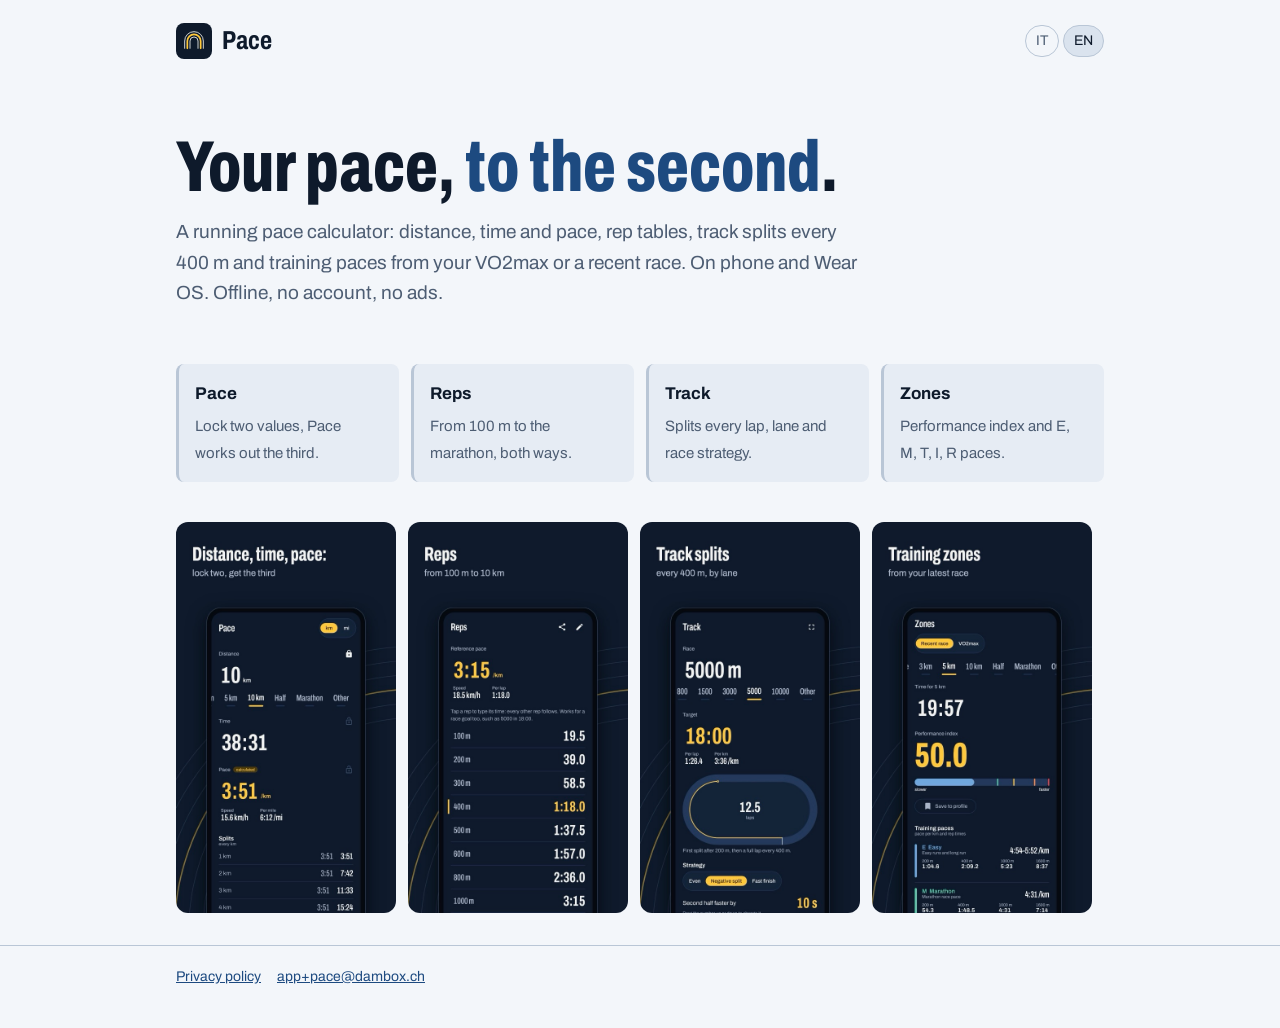
<file: index.html>
<!doctype html>
<html lang="it" data-lang="it">
<head>
<meta charset="utf-8">
<meta name="viewport" content="width=device-width, initial-scale=1">
<title>Pace – passo di corsa</title>
<meta name="description" content="Passo, ripetute, passaggi ai 400 e zone di allenamento. Offline, senza account. / Pace, reps, 400 m splits and training zones. Offline, no account.">
<meta name="theme-color" content="#0E1A2B">
<meta property="og:type" content="website">
<meta property="og:site_name" content="Pace">
<meta property="og:url" content="https://pace.dambox.ch/">
<meta property="og:title" content="Pace">
<meta property="og:description" content="Passo, ripetute, passaggi ai 400 e zone di allenamento. Offline, senza account.">
<meta property="og:image" content="https://pace.dambox.ch/assets/feature-it.jpg">
<meta name="twitter:card" content="summary_large_image">
<link rel="icon" href="assets/icon.svg" type="image/svg+xml">
<link rel="apple-touch-icon" href="assets/icon-512.png">
<link rel="stylesheet" href="assets/site.css">
<script src="assets/site.js"></script>
</head>
<body>
<div class="wrap">
  <header>
    <a class="brand" href="./"><svg viewBox="0 0 108 108" aria-hidden="true"><rect width="108" height="108" rx="24" fill="#0E1A2B"/><path d="M34,76 L34,54 A20,20 0 0,1 74,54 L74,76" stroke="#FFC93C" stroke-width="5" stroke-linecap="round" fill="none"/><path d="M26,76 L26,54 A28,28 0 0,1 82,54 L82,76" stroke="#F2F4F0" stroke-width="2.5" stroke-linecap="round" fill="none"/><path d="M42,76 L42,54 A12,12 0 0,1 66,54 L66,76" stroke="#F2F4F0" stroke-width="2.5" stroke-linecap="round" fill="none"/></svg>Pace</a>
    <div class="lang" role="group" aria-label="Lingua / Language"><button data-set-lang="it" aria-pressed="true">IT</button><button data-set-lang="en" aria-pressed="false">EN</button></div>
  </header>

  <section class="hero">
    <h1 lang="it">Il tuo passo, <em>al secondo</em>.</h1>
    <h1 lang="en">Your pace, <em>to the second</em>.</h1>
    <p lang="it">Calcolatore di passo per la corsa: distanza, tempo e passo, tabelle delle ripetute, passaggi in pista ogni 400 m e passi di allenamento dal VO2max o da una gara recente. Su telefono e Wear OS. Offline, senza account, senza pubblicità.</p>
    <p lang="en">A running pace calculator: distance, time and pace, rep tables, track splits every 400 m and training paces from your VO2max or a recent race. On phone and Wear OS. Offline, no account, no ads.</p>
  </section>

  <section class="features">
    <div lang="it"><strong>Passo</strong><span>Blocca due valori, Pace calcola il terzo.</span></div>
    <div lang="en"><strong>Pace</strong><span>Lock two values, Pace works out the third.</span></div>
    <div lang="it"><strong>Ripetute</strong><span>Dai 100 m alla maratona, nei due sensi.</span></div>
    <div lang="en"><strong>Reps</strong><span>From 100 m to the marathon, both ways.</span></div>
    <div lang="it"><strong>Pista</strong><span>Passaggi ogni giro, corsia e strategia di gara.</span></div>
    <div lang="en"><strong>Track</strong><span>Splits every lap, lane and race strategy.</span></div>
    <div lang="it"><strong>Zone</strong><span>Indice di prestazione e passi E, M, T, I, R.</span></div>
    <div lang="en"><strong>Zones</strong><span>Performance index and E, M, T, I, R paces.</span></div>
  </section>

  <section class="shots" lang="it" aria-label="Schermate">
    <img src="assets/it-01.jpg" alt="Calcolatore del passo" width="1080" height="1920" loading="lazy">
    <img src="assets/it-02.jpg" alt="Tabella delle ripetute" width="1080" height="1920" loading="lazy">
    <img src="assets/it-03.jpg" alt="Passaggi in pista" width="1080" height="1920" loading="lazy">
    <img src="assets/it-04.jpg" alt="Zone di allenamento" width="1080" height="1920" loading="lazy">
  </section>
  <section class="shots" lang="en" aria-label="Screenshots">
    <img src="assets/en-01.jpg" alt="Pace calculator" width="1080" height="1920" loading="lazy">
    <img src="assets/en-02.jpg" alt="Rep table" width="1080" height="1920" loading="lazy">
    <img src="assets/en-03.jpg" alt="Track splits" width="1080" height="1920" loading="lazy">
    <img src="assets/en-04.jpg" alt="Training zones" width="1080" height="1920" loading="lazy">
  </section>
</div>

<footer>
  <div class="wrap">
    <a href="privacy/"><span lang="it">Informativa sulla privacy</span><span lang="en">Privacy policy</span></a>
    <a href="mailto:app+pace@dambox.ch">app+pace@dambox.ch</a>
  </div>
</footer>
</body>
</html>
</file>
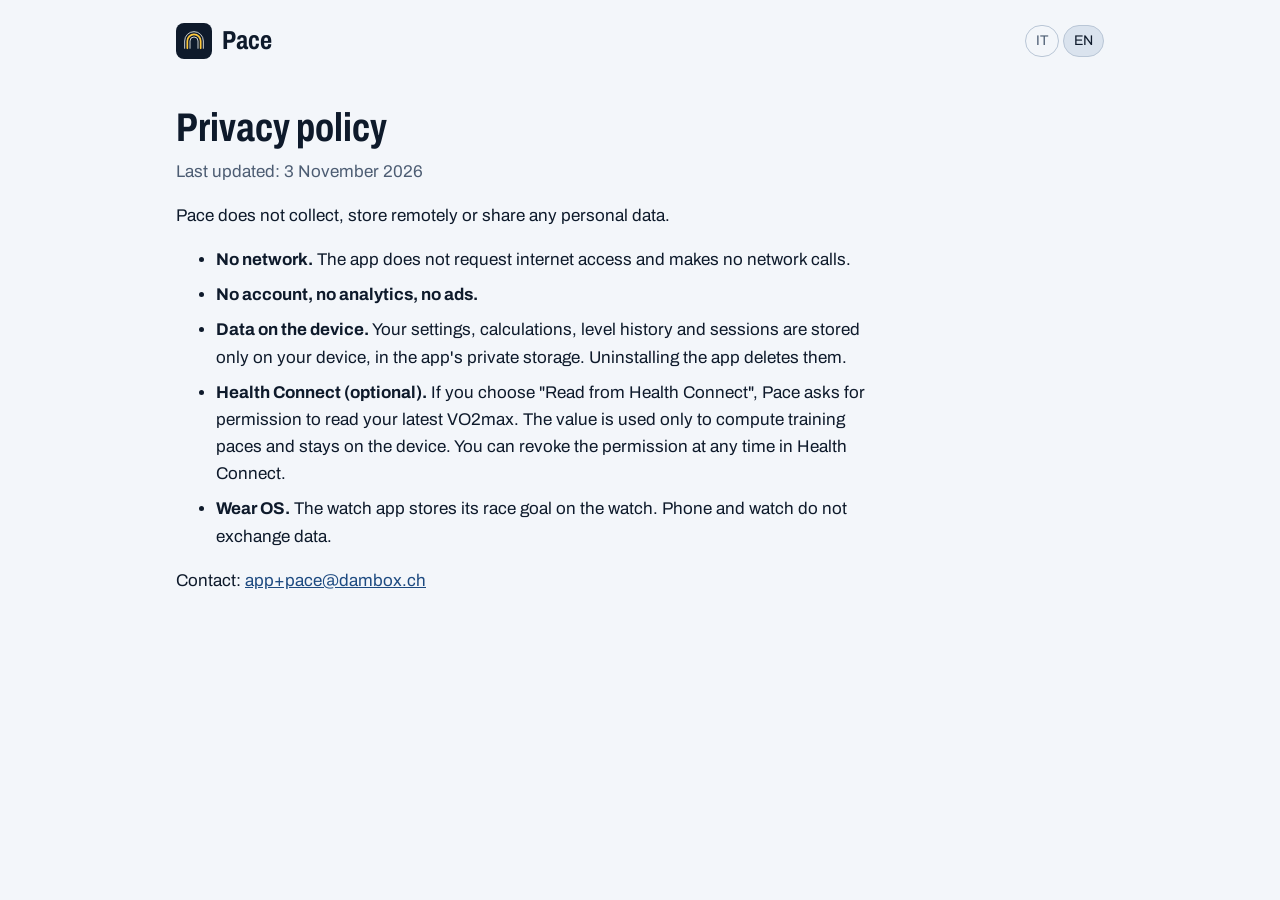
<file: privacy/index.html>
<!doctype html>
<html lang="it" data-lang="it">
<head>
<meta charset="utf-8">
<meta name="viewport" content="width=device-width, initial-scale=1">
<title>Privacy – Pace</title>
<meta name="description" content="Informativa sulla privacy di Pace: nessun dato raccolto, tutto resta sul dispositivo. / Pace's privacy policy: no data collected, everything stays on the device.">
<meta name="theme-color" content="#0E1A2B">
<link rel="icon" href="../assets/icon.svg" type="image/svg+xml">
<link rel="stylesheet" href="../assets/site.css">
<script src="../assets/site.js"></script>
</head>
<body>
<div class="wrap">
  <header>
    <a class="brand" href="../"><svg viewBox="0 0 108 108" aria-hidden="true"><rect width="108" height="108" rx="24" fill="#0E1A2B"/><path d="M34,76 L34,54 A20,20 0 0,1 74,54 L74,76" stroke="#FFC93C" stroke-width="5" stroke-linecap="round" fill="none"/><path d="M26,76 L26,54 A28,28 0 0,1 82,54 L82,76" stroke="#F2F4F0" stroke-width="2.5" stroke-linecap="round" fill="none"/><path d="M42,76 L42,54 A12,12 0 0,1 66,54 L66,76" stroke="#F2F4F0" stroke-width="2.5" stroke-linecap="round" fill="none"/></svg>Pace</a>
    <div class="lang" role="group" aria-label="Lingua / Language"><button data-set-lang="it" aria-pressed="true">IT</button><button data-set-lang="en" aria-pressed="false">EN</button></div>
  </header>

  <article class="prose" lang="it">
    <h1>Informativa sulla privacy</h1>
    <p class="date">Ultimo aggiornamento: 3 novembre 2026</p>
    <p>Pace non raccoglie, non conserva altrove e non condivide dati personali.</p>
    <ul>
      <li><strong>Nessuna rete.</strong> L'app non chiede l'accesso a internet e non fa chiamate di rete.</li>
      <li><strong>Nessun account, nessuna statistica d'uso, nessuna pubblicità.</strong></li>
      <li><strong>Dati sul dispositivo.</strong> Impostazioni, calcoli, storico del livello e sedute restano solo sul tuo dispositivo, nella memoria privata dell'app. Disinstallando l'app vengono cancellati.</li>
      <li><strong>Health Connect (facoltativo).</strong> Se scegli "Leggi da Health Connect", Pace chiede il permesso di leggere il tuo ultimo VO2max. Il valore serve solo a calcolare i passi di allenamento e resta sul dispositivo. Puoi revocare il permesso in qualsiasi momento da Health Connect.</li>
      <li><strong>Wear OS.</strong> L'app per l'orologio conserva il suo obiettivo di gara sull'orologio. Telefono e orologio non si scambiano dati.</li>
    </ul>
    <p>Contatti: <a href="mailto:app+pace@dambox.ch">app+pace@dambox.ch</a></p>
  </article>

  <article class="prose" lang="en">
    <h1>Privacy policy</h1>
    <p class="date">Last updated: 3 November 2026</p>
    <p>Pace does not collect, store remotely or share any personal data.</p>
    <ul>
      <li><strong>No network.</strong> The app does not request internet access and makes no network calls.</li>
      <li><strong>No account, no analytics, no ads.</strong></li>
      <li><strong>Data on the device.</strong> Your settings, calculations, level history and sessions are stored only on your device, in the app's private storage. Uninstalling the app deletes them.</li>
      <li><strong>Health Connect (optional).</strong> If you choose "Read from Health Connect", Pace asks for permission to read your latest VO2max. The value is used only to compute training paces and stays on the device. You can revoke the permission at any time in Health Connect.</li>
      <li><strong>Wear OS.</strong> The watch app stores its race goal on the watch. Phone and watch do not exchange data.</li>
    </ul>
    <p>Contact: <a href="mailto:app+pace@dambox.ch">app+pace@dambox.ch</a></p>
  </article>
</div>
</body>
</html>
</file>
<file: assets/site.css>
/* "Pista blu", from core/ui/.../theme/PaceColors.kt. */
@font-face {
  font-family: Archivo;
  src: url(archivo.ttf) format("truetype");
  font-weight: 100 900;
  font-stretch: 62% 125%;
  font-display: swap;
}

:root {
  --bg: #0E1A2B;
  --surface: #14243A;
  --surface-high: #1A2D47;
  --lane: #3A4E6B;
  --text: #F2F4F0;
  --muted: #A9B6C8;
  --accent: #FFC93C;
  color-scheme: dark;
}

@media (prefers-color-scheme: light) {
  :root {
    --bg: #F3F6FA;
    --surface: #E6ECF4;
    --surface-high: #DAE3EE;
    --lane: #B9C6D6;
    --text: #0E1A2B;
    --muted: #4D5D73;
    --accent: #1D4A80;
    color-scheme: light;
  }
}

* { box-sizing: border-box; }

html[data-lang="it"] [lang="en"],
html[data-lang="en"] [lang="it"] { display: none; }

body {
  margin: 0;
  background: var(--bg);
  color: var(--text);
  font: 400 17px/1.6 Archivo, system-ui, sans-serif;
}

a { color: var(--accent); }

.wrap { max-width: 960px; margin: 0 auto; padding: 0 16px; }

header {
  display: flex;
  align-items: center;
  justify-content: space-between;
  gap: 16px;
  padding: 20px 0;
}

.brand {
  display: flex;
  align-items: center;
  gap: 10px;
  color: var(--text);
  font-weight: 700;
  font-stretch: 75%;
  font-size: 26px;
  text-decoration: none;
}

.brand svg { width: 36px; height: 36px; }

.lang { display: flex; gap: 4px; }

.lang button {
  border: 1px solid var(--lane);
  background: none;
  color: var(--muted);
  font: inherit;
  font-size: 14px;
  padding: 4px 10px;
  border-radius: 999px;
  cursor: pointer;
}

.lang button[aria-pressed="true"] { background: var(--surface-high); color: var(--text); }

.hero { padding: 48px 0 32px; }

.hero h1 {
  margin: 0 0 12px;
  font-weight: 800;
  font-stretch: 70%;
  font-size: clamp(40px, 8vw, 72px);
  line-height: 1.05;
}

.hero h1 em { font-style: normal; color: var(--accent); }

.hero p { max-width: 36em; color: var(--muted); font-size: 19px; margin: 0; }

.features {
  display: grid;
  grid-template-columns: repeat(auto-fit, minmax(200px, 1fr));
  gap: 12px;
  padding: 24px 0;
}

.features div {
  background: var(--surface);
  border-left: 3px solid var(--lane);
  border-radius: 8px;
  padding: 16px;
}

.features strong { display: block; margin-bottom: 4px; }

.features span { color: var(--muted); font-size: 15px; }

.shots {
  display: flex;
  gap: 12px;
  overflow-x: auto;
  padding: 16px 0 32px;
  scroll-snap-type: x mandatory;
}

.shots img {
  width: 220px;
  height: auto;
  flex: none;
  border-radius: 12px;
  scroll-snap-align: start;
}

.prose { max-width: 42em; padding: 24px 0 64px; }

.prose h1 { font-stretch: 75%; font-size: 40px; line-height: 1.1; margin: 0 0 8px; }

.prose .date { color: var(--muted); margin-top: 0; }

.prose li { margin-bottom: 8px; }

footer {
  border-top: 1px solid var(--lane);
  color: var(--muted);
  font-size: 14px;
  padding: 20px 0 40px;
}

footer .wrap { display: flex; flex-wrap: wrap; gap: 16px; }
</file>
